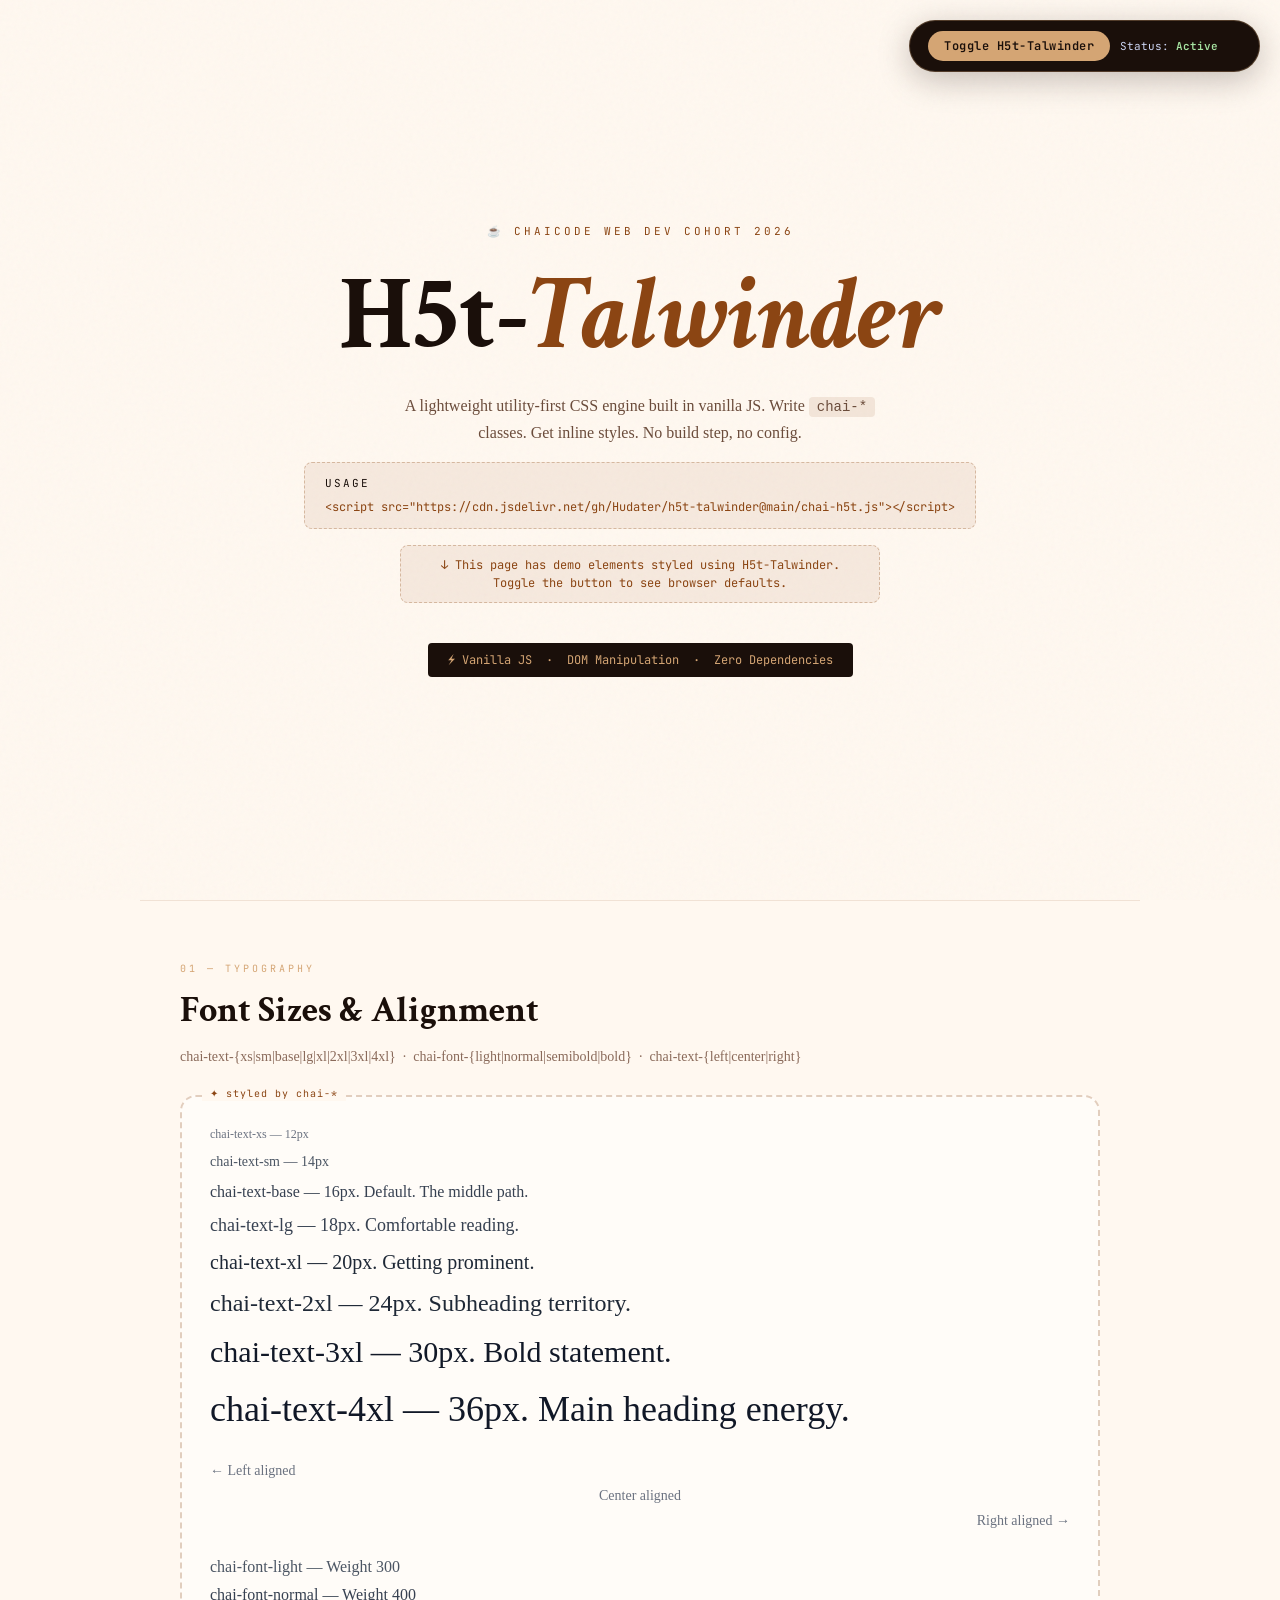
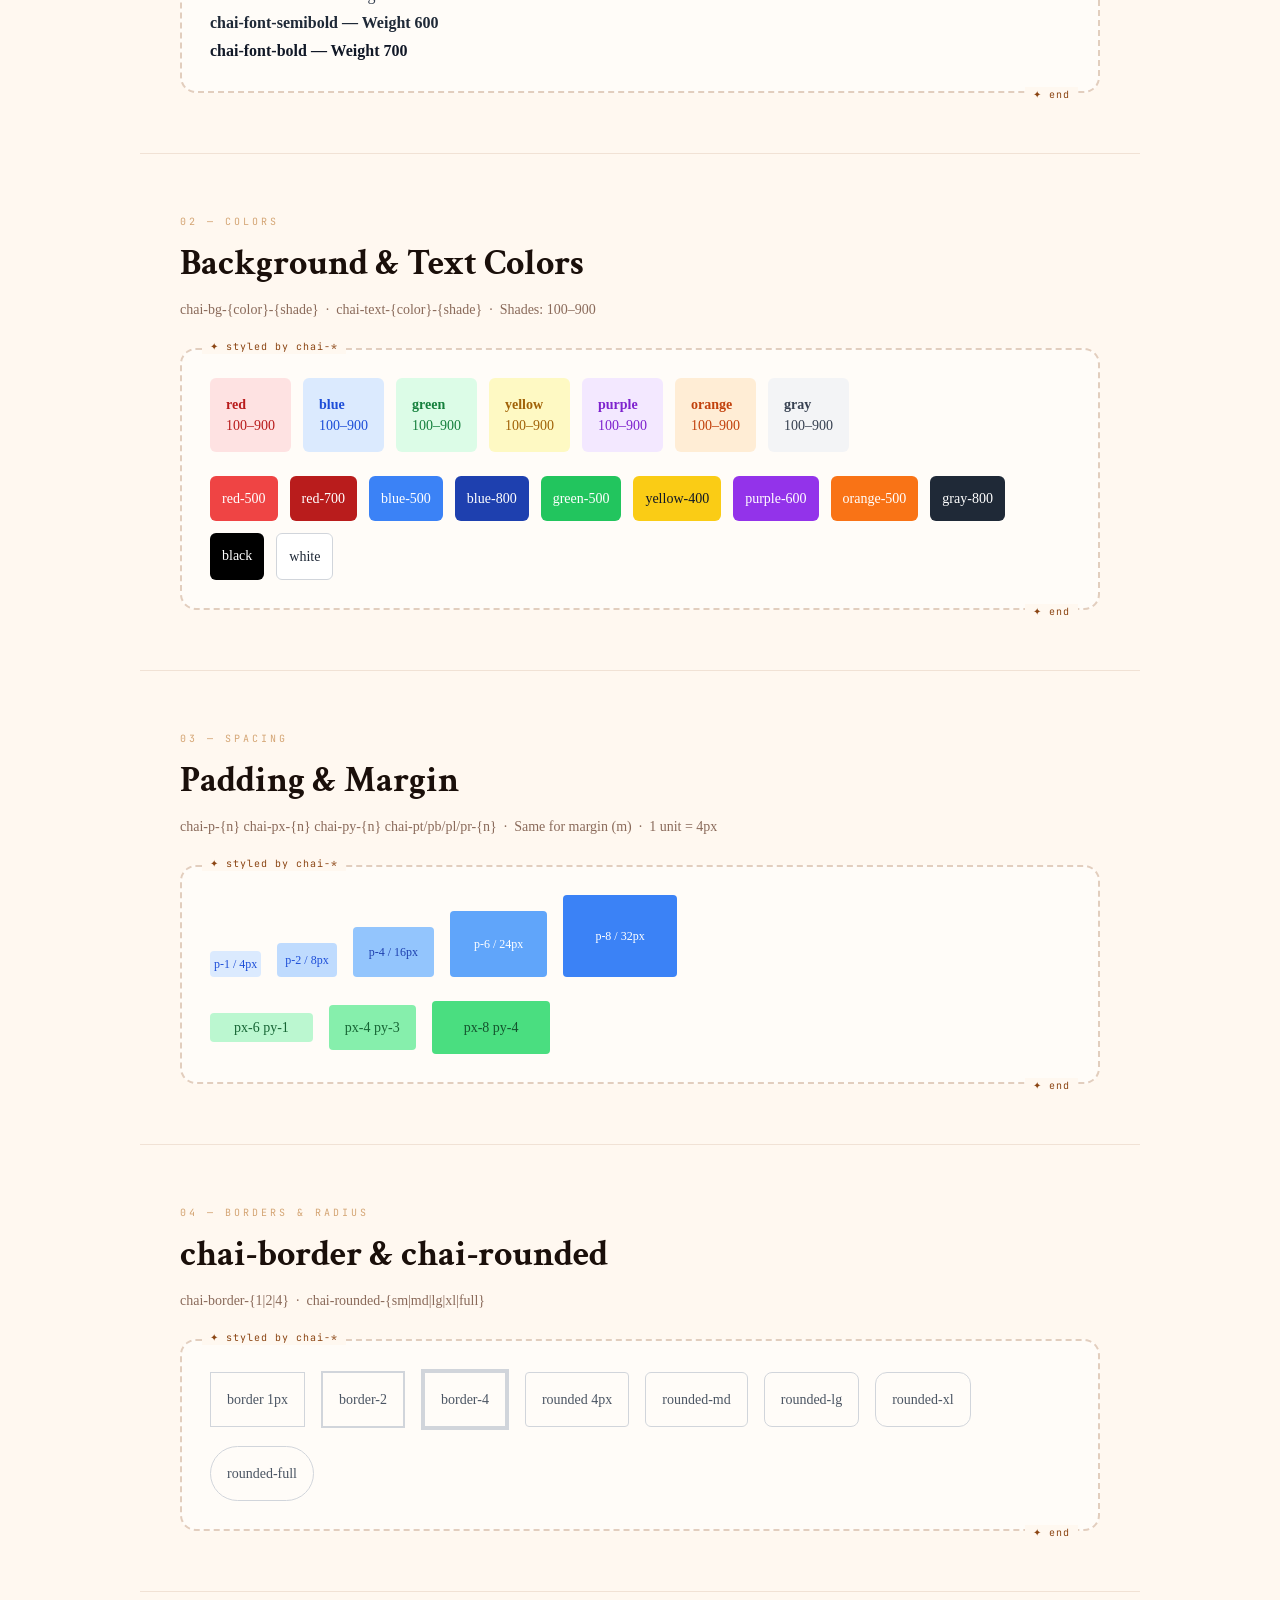
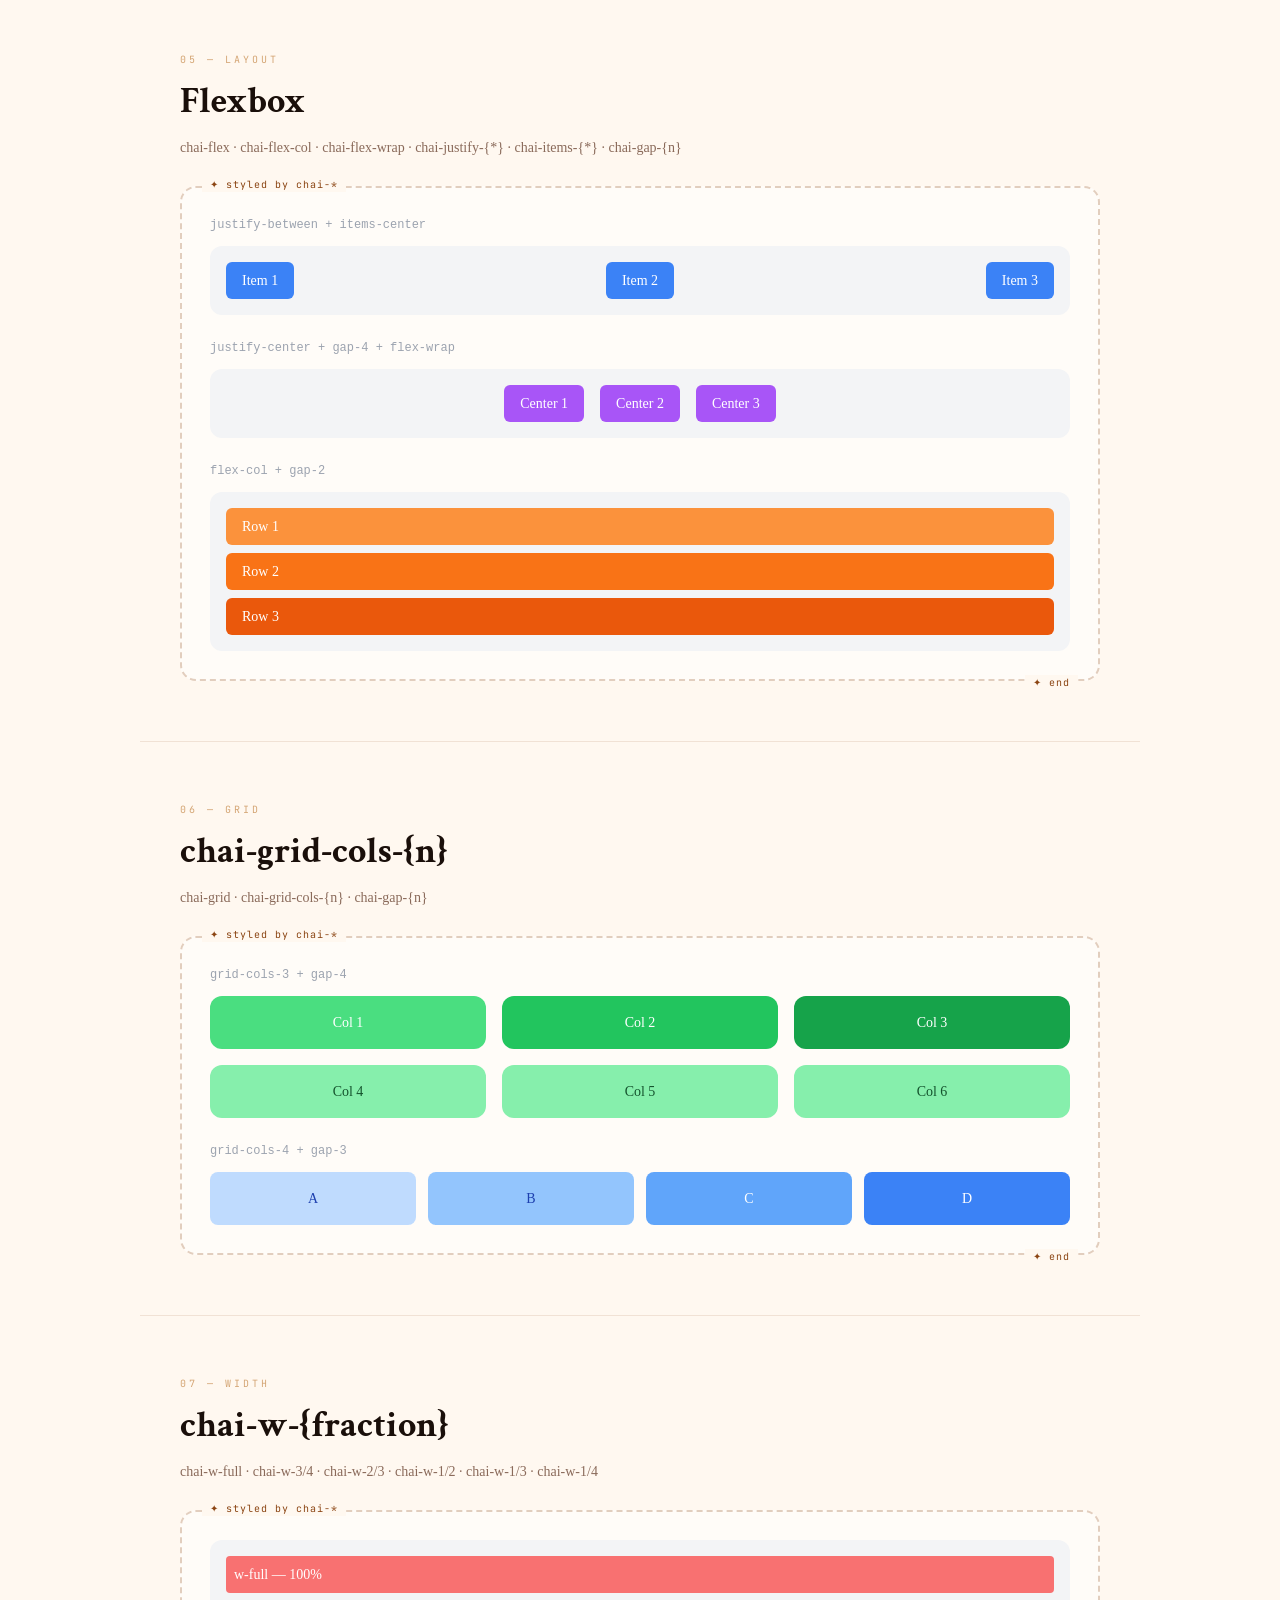
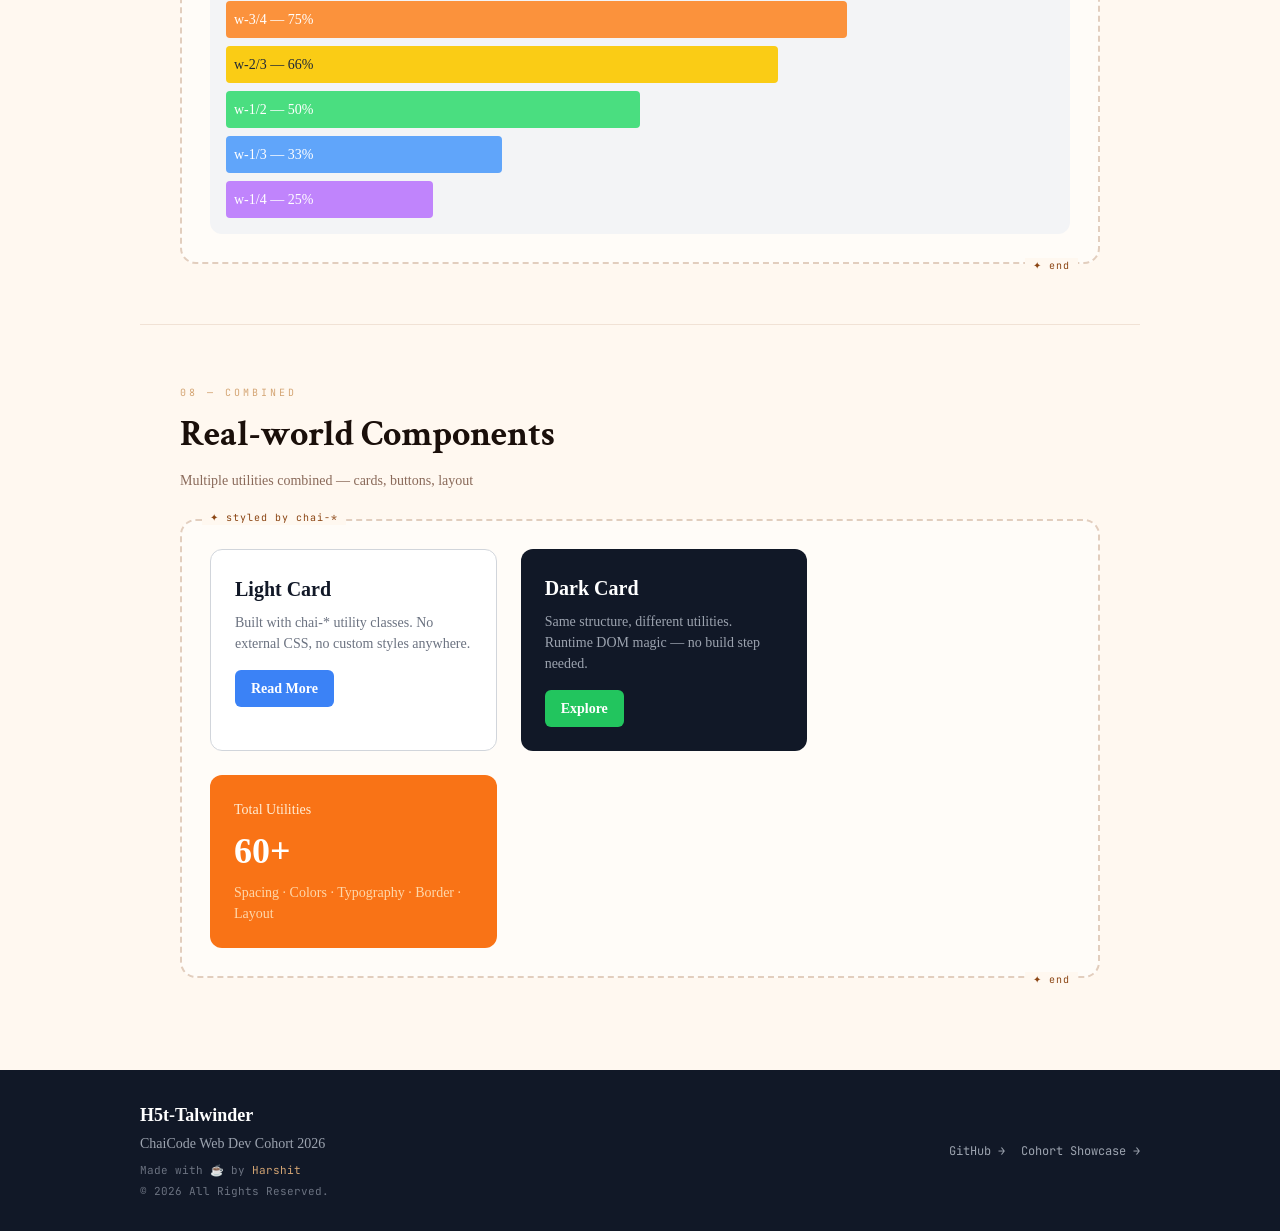
<file: index.html>
<!DOCTYPE html>
<html lang="en">

<head>
  <meta charset="UTF-8" />
  <meta name="viewport" content="width=device-width, initial-scale=1.0" />
  <title>H5t-Talwinder — Utility CSS Engine</title>
  <link rel="shortcut icon"
    href="https://res.cloudinary.com/djsasyvfl/image/upload/v1770630125/cropped-hudater-doge_yhzja1.png"
    type="image/x-icon">
  <link rel="preconnect" href="https://fonts.googleapis.com">
  <link rel="preconnect" href="https://fonts.gstatic.com" crossorigin>
  <link
    href="https://fonts.googleapis.com/css2?family=Crimson+Text:ital,wght@0,400;0,600;0,700;1,400;1,600;1,700&family=Inter:wght@300;400;500;600;700&family=JetBrains+Mono:wght@400;600&display=swap"
    rel="stylesheet">
  <link rel="stylesheet" href="style.css">
</head>

<body>

  <!-- Toggle -->
  <div class="talwinder-toggle">
    <button onclick="toggleTalwinder()">Toggle H5t-Talwinder</button>
    <p>Status: <span id="h5t-talvinder-status">Active</span></p>
  </div>

  <!-- HERO -->
  <div class="hero">
    <p class="hero-eyebrow">☕ ChaiCode Web Dev Cohort 2026</p>
    <h1 class="hero-title">H5t-<span>Talwinder</span></h1>
    <p class="hero-sub">A lightweight utility-first CSS engine built in vanilla JS. Write <code
        style="font-family:'Fira Code',monospace;background:rgba(139,69,19,0.1);padding:2px 8px;border-radius:4px;font-size:14px;">chai-*</code>
      classes. Get inline styles. No build step, no config.</p>

    <div class="hero-usage">
      <p class="hero-usage-label">Usage</p>
      <code class="hero-usage-code">
        &lt;script src="https://cdn.jsdelivr.net/gh/Hudater/h5t-talwinder@main/chai-h5t.js"&gt;&lt;/script&gt;
      </code>
    </div>

    <p class="hero-note">↓ This page has demo elements styled using H5t-Talwinder. Toggle the button to see browser
      defaults.</p>
    <div class="hero-badge">⚡ Vanilla JS &nbsp;·&nbsp; DOM Manipulation &nbsp;·&nbsp; Zero Dependencies</div>
  </div>

  <!-- 01 TYPOGRAPHY -->
  <div class="demo-section">
    <p class="section-label">01 — Typography</p>
    <h2 class="section-title">Font Sizes & Alignment</h2>
    <p class="section-desc">chai-text-{xs|sm|base|lg|xl|2xl|3xl|4xl} &nbsp;·&nbsp;
      chai-font-{light|normal|semibold|bold} &nbsp;·&nbsp; chai-text-{left|center|right}</p>

    <div class="demo-zone">
      <p class="chai-text-xs chai-text-gray-500 chai-mb-2">chai-text-xs — 12px</p>
      <p class="chai-text-sm chai-text-gray-600 chai-mb-2">chai-text-sm — 14px</p>
      <p class="chai-text-base chai-text-gray-700 chai-mb-2">chai-text-base — 16px. Default. The middle path.</p>
      <p class="chai-text-lg chai-text-gray-700 chai-mb-2">chai-text-lg — 18px. Comfortable reading.</p>
      <p class="chai-text-xl chai-text-gray-800 chai-mb-2">chai-text-xl — 20px. Getting prominent.</p>
      <p class="chai-text-2xl chai-text-gray-800 chai-mb-2">chai-text-2xl — 24px. Subheading territory.</p>
      <p class="chai-text-3xl chai-text-gray-900 chai-mb-2">chai-text-3xl — 30px. Bold statement.</p>
      <p class="chai-text-4xl chai-text-gray-900 chai-mb-6">chai-text-4xl — 36px. Main heading energy.</p>

      <p class="chai-text-left chai-text-sm chai-text-gray-500 chai-mb-1">← Left aligned</p>
      <p class="chai-text-center chai-text-sm chai-text-gray-500 chai-mb-1">Center aligned</p>
      <p class="chai-text-right chai-text-sm chai-text-gray-500 chai-mb-6">Right aligned →</p>

      <p class="chai-font-light chai-text-base chai-text-gray-600 chai-mb-1">chai-font-light — Weight 300</p>
      <p class="chai-font-normal chai-text-base chai-text-gray-700 chai-mb-1">chai-font-normal — Weight 400</p>
      <p class="chai-font-semibold chai-text-base chai-text-gray-800 chai-mb-1">chai-font-semibold — Weight 600</p>
      <p class="chai-font-bold chai-text-base chai-text-gray-900">chai-font-bold — Weight 700</p>
    </div>
  </div>

  <!-- 02 COLORS -->
  <div class="demo-section">
    <p class="section-label">02 — Colors</p>
    <h2 class="section-title">Background & Text Colors</h2>
    <p class="section-desc">chai-bg-{color}-{shade} &nbsp;·&nbsp; chai-text-{color}-{shade} &nbsp;·&nbsp; Shades:
      100–900</p>

    <div class="demo-zone">
      <div class="chai-flex chai-gap-3 chai-flex-wrap chai-mb-6">
        <div class="chai-bg-red-100 chai-text-red-700 chai-p-4 chai-rounded-md chai-text-sm"><span
            class="chai-font-semibold">red</span><br>100–900</div>
        <div class="chai-bg-blue-100 chai-text-blue-700 chai-p-4 chai-rounded-md chai-text-sm"><span
            class="chai-font-semibold">blue</span><br>100–900</div>
        <div class="chai-bg-green-100 chai-text-green-700 chai-p-4 chai-rounded-md chai-text-sm"><span
            class="chai-font-semibold">green</span><br>100–900</div>
        <div class="chai-bg-yellow-100 chai-text-yellow-700 chai-p-4 chai-rounded-md chai-text-sm"><span
            class="chai-font-semibold">yellow</span><br>100–900</div>
        <div class="chai-bg-purple-100 chai-text-purple-700 chai-p-4 chai-rounded-md chai-text-sm"><span
            class="chai-font-semibold">purple</span><br>100–900</div>
        <div class="chai-bg-orange-100 chai-text-orange-700 chai-p-4 chai-rounded-md chai-text-sm"><span
            class="chai-font-semibold">orange</span><br>100–900</div>
        <div class="chai-bg-gray-100 chai-text-gray-700 chai-p-4 chai-rounded-md chai-text-sm"><span
            class="chai-font-semibold">gray</span><br>100–900</div>
      </div>

      <div class="chai-flex chai-gap-3 chai-flex-wrap">
        <div class="chai-bg-red-500 chai-text-white chai-p-3 chai-rounded-md chai-text-sm">red-500</div>
        <div class="chai-bg-red-700 chai-text-white chai-p-3 chai-rounded-md chai-text-sm">red-700</div>
        <div class="chai-bg-blue-500 chai-text-white chai-p-3 chai-rounded-md chai-text-sm">blue-500</div>
        <div class="chai-bg-blue-800 chai-text-white chai-p-3 chai-rounded-md chai-text-sm">blue-800</div>
        <div class="chai-bg-green-500 chai-text-white chai-p-3 chai-rounded-md chai-text-sm">green-500</div>
        <div class="chai-bg-yellow-400 chai-text-gray-900 chai-p-3 chai-rounded-md chai-text-sm">yellow-400</div>
        <div class="chai-bg-purple-600 chai-text-white chai-p-3 chai-rounded-md chai-text-sm">purple-600</div>
        <div class="chai-bg-orange-500 chai-text-white chai-p-3 chai-rounded-md chai-text-sm">orange-500</div>
        <div class="chai-bg-gray-800 chai-text-white chai-p-3 chai-rounded-md chai-text-sm">gray-800</div>
        <div class="chai-bg-black chai-text-white chai-p-3 chai-rounded-md chai-text-sm">black</div>
        <div class="chai-bg-white chai-text-gray-800 chai-p-3 chai-rounded-md chai-text-sm chai-border">white</div>
      </div>
    </div>
  </div>

  <!-- 03 SPACING -->
  <div class="demo-section">
    <p class="section-label">03 — Spacing</p>
    <h2 class="section-title">Padding & Margin</h2>
    <p class="section-desc">chai-p-{n} chai-px-{n} chai-py-{n} chai-pt/pb/pl/pr-{n} &nbsp;·&nbsp; Same for margin (m)
      &nbsp;·&nbsp; 1 unit = 4px</p>

    <div class="demo-zone">
      <div class="chai-flex chai-gap-4 chai-flex-wrap chai-items-end chai-mb-6">
        <div class="chai-bg-blue-100 chai-p-1 chai-text-blue-700 chai-text-xs chai-rounded">p-1 / 4px</div>
        <div class="chai-bg-blue-200 chai-p-2 chai-text-blue-700 chai-text-xs chai-rounded">p-2 / 8px</div>
        <div class="chai-bg-blue-300 chai-p-4 chai-text-blue-800 chai-text-xs chai-rounded">p-4 / 16px</div>
        <div class="chai-bg-blue-400 chai-p-6 chai-text-white chai-text-xs chai-rounded">p-6 / 24px</div>
        <div class="chai-bg-blue-500 chai-p-8 chai-text-white chai-text-xs chai-rounded">p-8 / 32px</div>
      </div>

      <div class="chai-flex chai-gap-4 chai-flex-wrap chai-items-center">
        <div class="chai-bg-green-200 chai-px-6 chai-py-1 chai-rounded chai-text-sm chai-text-green-800">px-6 py-1</div>
        <div class="chai-bg-green-300 chai-px-4 chai-py-3 chai-rounded chai-text-sm chai-text-green-800">px-4 py-3</div>
        <div class="chai-bg-green-400 chai-px-8 chai-py-4 chai-rounded chai-text-sm chai-text-green-900">px-8 py-4</div>
      </div>
    </div>
  </div>

  <!-- 04 BORDERS -->
  <div class="demo-section">
    <p class="section-label">04 — Borders & Radius</p>
    <h2 class="section-title">chai-border & chai-rounded</h2>
    <p class="section-desc">chai-border-{1|2|4} &nbsp;·&nbsp; chai-rounded-{sm|md|lg|xl|full}</p>

    <div class="demo-zone">
      <div class="chai-flex chai-gap-4 chai-flex-wrap chai-items-center">
        <div class="chai-border chai-p-4 chai-text-sm chai-text-gray-600">border 1px</div>
        <div class="chai-border-2 chai-p-4 chai-text-sm chai-text-gray-600">border-2</div>
        <div class="chai-border-4 chai-p-4 chai-text-sm chai-text-gray-600">border-4</div>
        <div class="chai-border chai-rounded chai-p-4 chai-text-sm chai-text-gray-600">rounded 4px</div>
        <div class="chai-border chai-rounded-md chai-p-4 chai-text-sm chai-text-gray-600">rounded-md</div>
        <div class="chai-border chai-rounded-lg chai-p-4 chai-text-sm chai-text-gray-600">rounded-lg</div>
        <div class="chai-border chai-rounded-xl chai-p-4 chai-text-sm chai-text-gray-600">rounded-xl</div>
        <div class="chai-border chai-rounded-full chai-p-4 chai-text-sm chai-text-gray-600">rounded-full</div>
      </div>
    </div>
  </div>

  <!-- 05 FLEX -->
  <div class="demo-section">
    <p class="section-label">05 — Layout</p>
    <h2 class="section-title">Flexbox</h2>
    <p class="section-desc">chai-flex · chai-flex-col · chai-flex-wrap · chai-justify-{*} · chai-items-{*} ·
      chai-gap-{n}</p>

    <div class="demo-zone">
      <p class="chai-text-xs chai-text-gray-400 chai-mb-3" style="font-family:'Fira Code',monospace;">justify-between +
        items-center</p>
      <div class="chai-flex chai-justify-between chai-items-center chai-bg-gray-100 chai-p-4 chai-rounded-xl chai-mb-6">
        <div class="chai-bg-blue-500 chai-text-white chai-px-4 chai-py-2 chai-rounded-md chai-text-sm">Item 1</div>
        <div class="chai-bg-blue-500 chai-text-white chai-px-4 chai-py-2 chai-rounded-md chai-text-sm">Item 2</div>
        <div class="chai-bg-blue-500 chai-text-white chai-px-4 chai-py-2 chai-rounded-md chai-text-sm">Item 3</div>
      </div>

      <p class="chai-text-xs chai-text-gray-400 chai-mb-3" style="font-family:'Fira Code',monospace;">justify-center +
        gap-4 + flex-wrap</p>
      <div
        class="chai-flex chai-justify-center chai-gap-4 chai-flex-wrap chai-bg-gray-100 chai-p-4 chai-rounded-xl chai-mb-6">
        <div class="chai-bg-purple-500 chai-text-white chai-px-4 chai-py-2 chai-rounded-md chai-text-sm">Center 1</div>
        <div class="chai-bg-purple-500 chai-text-white chai-px-4 chai-py-2 chai-rounded-md chai-text-sm">Center 2</div>
        <div class="chai-bg-purple-500 chai-text-white chai-px-4 chai-py-2 chai-rounded-md chai-text-sm">Center 3</div>
      </div>

      <p class="chai-text-xs chai-text-gray-400 chai-mb-3" style="font-family:'Fira Code',monospace;">flex-col + gap-2
      </p>
      <div class="chai-flex chai-flex-col chai-gap-2 chai-bg-gray-100 chai-p-4 chai-rounded-xl">
        <div class="chai-bg-orange-400 chai-text-white chai-px-4 chai-py-2 chai-rounded-md chai-text-sm">Row 1</div>
        <div class="chai-bg-orange-500 chai-text-white chai-px-4 chai-py-2 chai-rounded-md chai-text-sm">Row 2</div>
        <div class="chai-bg-orange-600 chai-text-white chai-px-4 chai-py-2 chai-rounded-md chai-text-sm">Row 3</div>
      </div>
    </div>
  </div>

  <!-- 06 GRID -->
  <div class="demo-section">
    <p class="section-label">06 — Grid</p>
    <h2 class="section-title">chai-grid-cols-{n}</h2>
    <p class="section-desc">chai-grid · chai-grid-cols-{n} · chai-gap-{n}</p>

    <div class="demo-zone">
      <p class="chai-text-xs chai-text-gray-400 chai-mb-3" style="font-family:'Fira Code',monospace;">grid-cols-3 +
        gap-4</p>
      <div class="chai-grid chai-grid-cols-3 chai-gap-4 chai-mb-6">
        <div class="chai-bg-green-400 chai-text-white chai-p-4 chai-rounded-xl chai-text-center chai-text-sm">Col 1
        </div>
        <div class="chai-bg-green-500 chai-text-white chai-p-4 chai-rounded-xl chai-text-center chai-text-sm">Col 2
        </div>
        <div class="chai-bg-green-600 chai-text-white chai-p-4 chai-rounded-xl chai-text-center chai-text-sm">Col 3
        </div>
        <div class="chai-bg-green-300 chai-text-green-900 chai-p-4 chai-rounded-xl chai-text-center chai-text-sm">Col 4
        </div>
        <div class="chai-bg-green-300 chai-text-green-900 chai-p-4 chai-rounded-xl chai-text-center chai-text-sm">Col 5
        </div>
        <div class="chai-bg-green-300 chai-text-green-900 chai-p-4 chai-rounded-xl chai-text-center chai-text-sm">Col 6
        </div>
      </div>

      <p class="chai-text-xs chai-text-gray-400 chai-mb-3" style="font-family:'Fira Code',monospace;">grid-cols-4 +
        gap-3</p>
      <div class="chai-grid chai-grid-cols-4 chai-gap-3">
        <div class="chai-bg-blue-200 chai-p-4 chai-rounded-lg chai-text-center chai-text-sm chai-text-blue-800">A</div>
        <div class="chai-bg-blue-300 chai-p-4 chai-rounded-lg chai-text-center chai-text-sm chai-text-blue-800">B</div>
        <div class="chai-bg-blue-400 chai-p-4 chai-rounded-lg chai-text-center chai-text-sm chai-text-white">C</div>
        <div class="chai-bg-blue-500 chai-p-4 chai-rounded-lg chai-text-center chai-text-sm chai-text-white">D</div>
      </div>
    </div>
  </div>

  <!-- 07 WIDTH -->
  <div class="demo-section">
    <p class="section-label">07 — Width</p>
    <h2 class="section-title">chai-w-{fraction}</h2>
    <p class="section-desc">chai-w-full · chai-w-3/4 · chai-w-2/3 · chai-w-1/2 · chai-w-1/3 · chai-w-1/4</p>

    <div class="demo-zone">
      <div class="chai-bg-gray-100 chai-p-4 chai-rounded-xl">
        <div class="chai-w-full chai-bg-red-400 chai-text-white chai-p-2 chai-mb-2 chai-rounded chai-text-sm">w-full —
          100%</div>
        <div class="chai-w-3/4 chai-bg-orange-400 chai-text-white chai-p-2 chai-mb-2 chai-rounded chai-text-sm">w-3/4 —
          75%</div>
        <div class="chai-w-2/3 chai-bg-yellow-400 chai-text-gray-800 chai-p-2 chai-mb-2 chai-rounded chai-text-sm">w-2/3
          — 66%</div>
        <div class="chai-w-1/2 chai-bg-green-400 chai-text-white chai-p-2 chai-mb-2 chai-rounded chai-text-sm">w-1/2 —
          50%</div>
        <div class="chai-w-1/3 chai-bg-blue-400 chai-text-white chai-p-2 chai-mb-2 chai-rounded chai-text-sm">w-1/3 —
          33%</div>
        <div class="chai-w-1/4 chai-bg-purple-400 chai-text-white chai-p-2 chai-rounded chai-text-sm">w-1/4 — 25%</div>
      </div>
    </div>
  </div>

  <!-- 08 COMBINED -->
  <div class="demo-section">
    <p class="section-label">08 — Combined</p>
    <h2 class="section-title">Real-world Components</h2>
    <p class="section-desc">Multiple utilities combined — cards, buttons, layout</p>

    <div class="demo-zone">
      <div class="chai-flex chai-gap-6 chai-flex-wrap">

        <div class="chai-bg-white chai-border chai-rounded-xl chai-p-6 chai-w-1/3">
          <p class="chai-text-xl chai-font-bold chai-text-gray-900 chai-mb-2">Light Card</p>
          <p class="chai-text-sm chai-text-gray-500 chai-mb-4">Built with chai-* utility classes. No external CSS, no
            custom styles anywhere.</p>
          <button
            class="chai-bg-blue-500 chai-text-white chai-px-4 chai-py-2 chai-rounded-md chai-text-sm chai-font-semibold">Read
            More</button>
        </div>

        <div class="chai-bg-gray-900 chai-rounded-xl chai-p-6 chai-w-1/3">
          <p class="chai-text-xl chai-font-bold chai-text-white chai-mb-2">Dark Card</p>
          <p class="chai-text-sm chai-text-gray-400 chai-mb-4">Same structure, different utilities. Runtime DOM magic —
            no build step needed.</p>
          <button
            class="chai-bg-green-500 chai-text-white chai-px-4 chai-py-2 chai-rounded-md chai-text-sm chai-font-semibold">Explore</button>
        </div>

        <div class="chai-bg-orange-500 chai-rounded-xl chai-p-6 chai-w-1/3">
          <p class="chai-text-sm chai-text-orange-100 chai-mb-1">Total Utilities</p>
          <p class="chai-text-4xl chai-font-bold chai-text-white chai-mb-1">60+</p>
          <p class="chai-text-sm chai-text-orange-200">Spacing · Colors · Typography · Border · Layout</p>
        </div>

      </div>
    </div>
  </div>

  <!-- FOOTER -->
  <div class="chai-bg-gray-900 chai-p-8 chai-mt-8">
    <div class="footer-inner">
      <div>
        <p class="chai-text-lg chai-font-bold chai-text-white chai-mb-1">H5t-Talwinder</p>
        <p class="chai-text-sm chai-text-gray-400 chai-mb-2">ChaiCode Web Dev Cohort 2026</p>
        <p class="footer-copy">Made with ☕ by <a href="https://hudater.dev">Harshit</a></p>
        <p class="footer-copy">&copy;
          <script>document.write(new Date().getFullYear());</script> All Rights Reserved.
        </p>
      </div>
      <div class="footer-links">
        <a href="https://github.com/Hudater/h5t-talwinder">GitHub →</a>
        <a href="https://cohort.hudater.dev">Cohort Showcase →</a>
      </div>
    </div>
  </div>

  <script src="chai-h5t.js"></script>
</body>

</html>
</file>
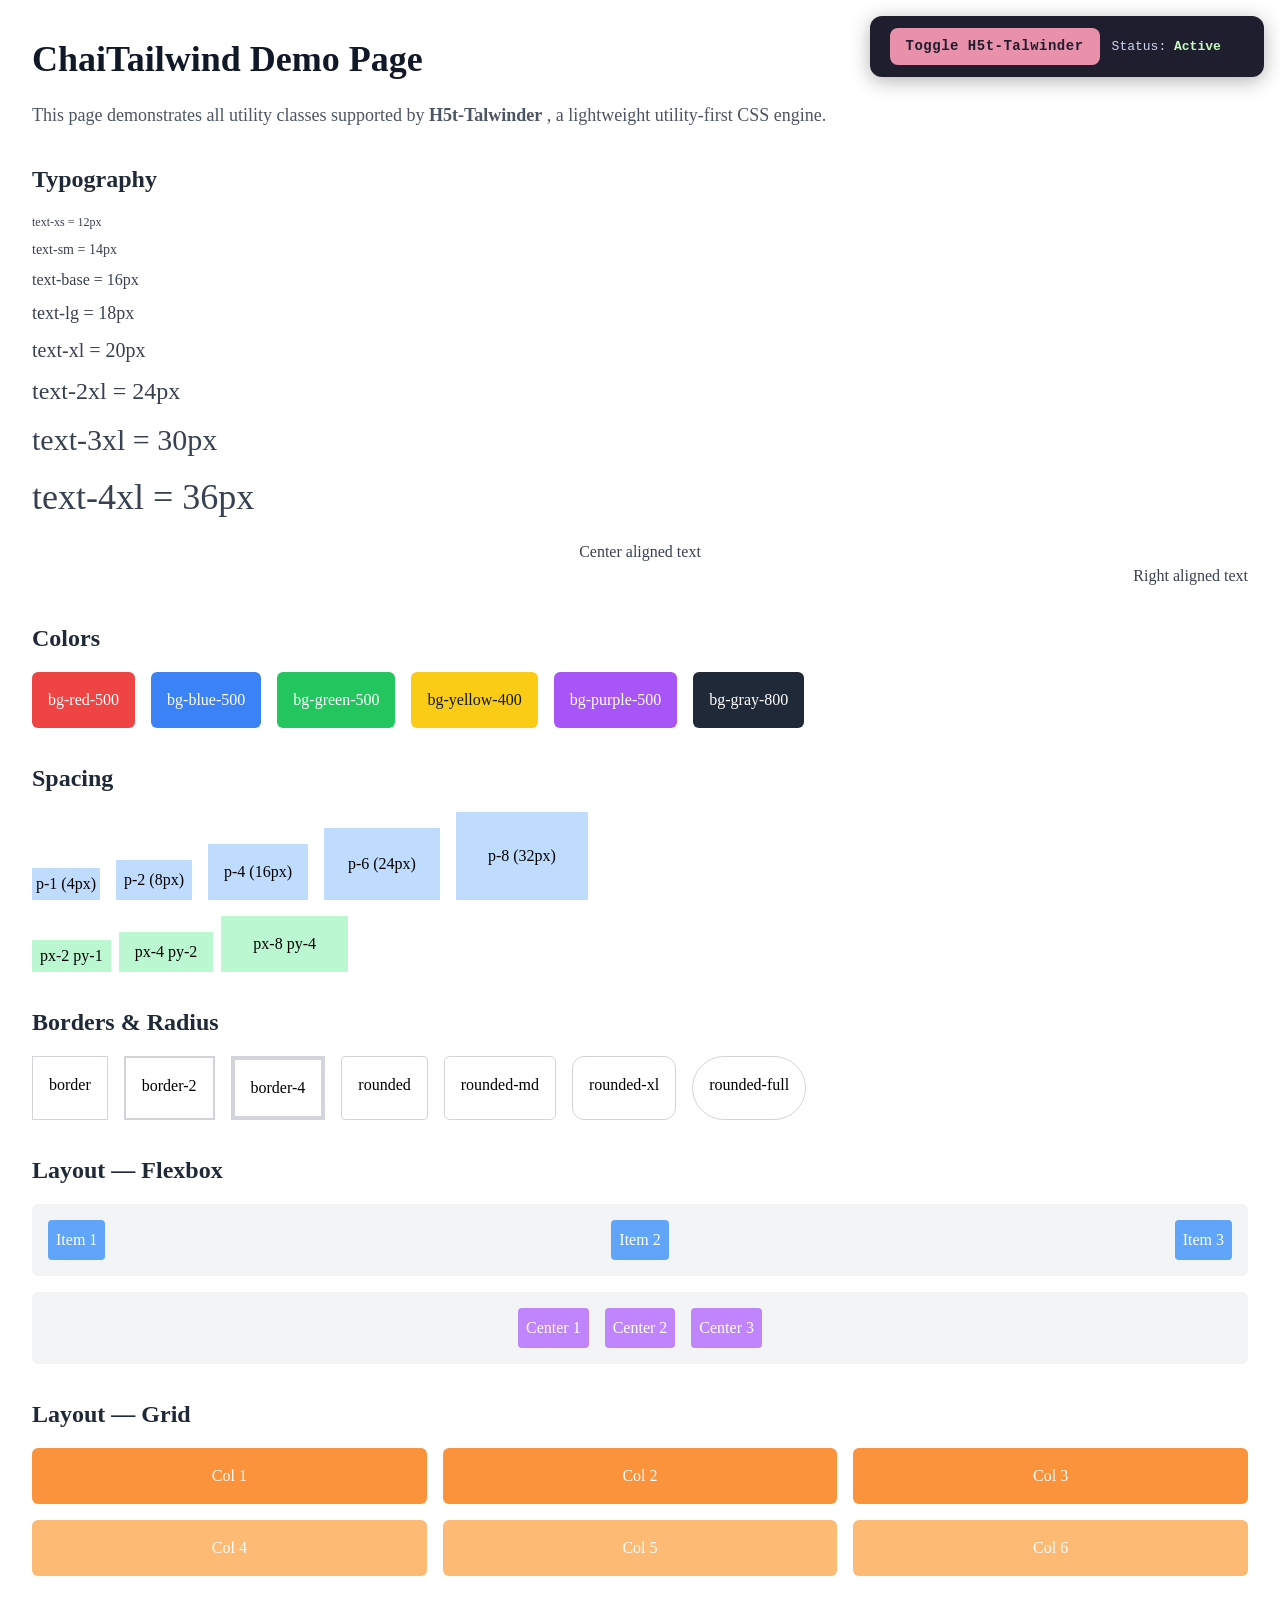
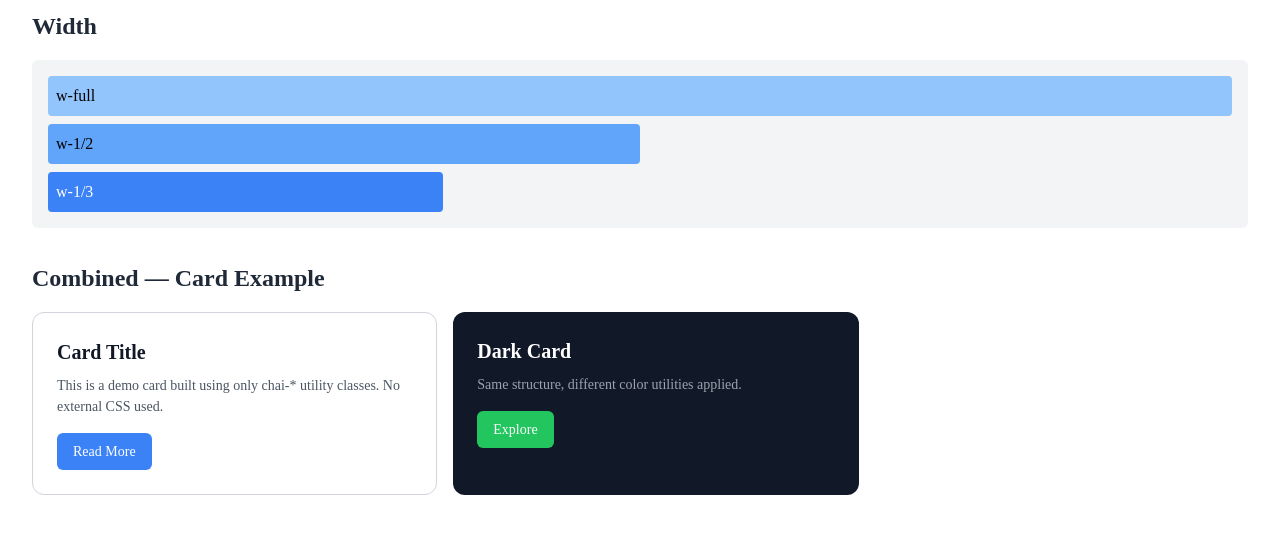
<file: old.html>
<!DOCTYPE html>
<html lang="en">

<head>
  <meta charset="UTF-8" />
  <meta name="viewport" content="width=device-width, initial-scale=1.0" />
  <!-- <link rel="stylesheet" href="css-reset.css"> -->
  <title>ChaiTailwind Demo</title>
</head>

<body>
  <div
    style="position: fixed; border: none; top: 16px; right: 16px; z-index: 9999; background-color: #1e1e2e; padding: 12px 20px; border-radius: 12px; display: flex; align-items: center; gap: 12px; box-shadow: 0 4px 20px rgba(0,0,0,0.3);">
    <button onclick="toggleTalwinder()"
      style="background-color: #e991aa; color: #1e1e2e; border: none; padding: 8px 16px; border-radius: 8px; font-size: 14px; font-weight: 700; cursor: pointer; font-family: monospace; letter-spacing: 0.5px;">
      Toggle H5t-Talwinder
    </button>

    <p style="color: #cdd6f4; line-height: 1; white-space: nowrap; font-size: 13px; font-family: monospace; margin: 0;">
      Status: <span id="h5t-talvinder-status"
        style="display: inline-block;white-space: nowrap; width: 70px; color: #c6fabe; font-weight: 700;"></span>
    </p>
  </div>
  <!-- ===================== TYPOGRAPHY ===================== -->
  <div class="chai-p-8">

    <h1 class="chai-text-4xl chai-font-bold chai-text-gray-900 chai-mb-4">
      ChaiTailwind Demo Page
    </h1>

    <p class="chai-text-lg chai-text-gray-600 chai-mb-8">
      This page demonstrates all utility classes supported by <strong>H5t-Talwinder</strong> , a lightweight
      utility-first CSS
      engine.
    </p>

    <!-- ===================== HEADINGS ===================== -->
    <section class="chai-mb-8">
      <h2 class="chai-text-2xl chai-font-bold chai-text-gray-800 chai-mb-4">Typography</h2>

      <p class="chai-text-xs chai-text-gray-700 chai-mb-2">text-xs = 12px</p>
      <p class="chai-text-sm chai-text-gray-700 chai-mb-2">text-sm = 14px</p>
      <p class="chai-text-base chai-text-gray-700 chai-mb-2">text-base = 16px</p>
      <p class="chai-text-lg chai-text-gray-700 chai-mb-2">text-lg = 18px</p>
      <p class="chai-text-xl chai-text-gray-700 chai-mb-2">text-xl = 20px</p>
      <p class="chai-text-2xl chai-text-gray-700 chai-mb-2">text-2xl = 24px</p>
      <p class="chai-text-3xl chai-text-gray-700 chai-mb-2">text-3xl = 30px</p>
      <p class="chai-text-4xl chai-text-gray-700 chai-mb-2">text-4xl = 36px</p>

      <p class="chai-text-center chai-text-base chai-text-gray-700 chai-mt-4">Center aligned text</p>
      <p class="chai-text-right chai-text-base chai-text-gray-700">Right aligned text</p>
    </section>

    <!-- ===================== COLORS ===================== -->
    <section class="chai-mb-8">
      <h2 class="chai-text-2xl chai-font-bold chai-text-gray-800 chai-mb-4">Colors</h2>

      <div class="chai-flex chai-gap-4 chai-flex-wrap">
        <div class="chai-bg-red-500 chai-text-white chai-p-4 chai-rounded-md">bg-red-500</div>
        <div class="chai-bg-blue-500 chai-text-white chai-p-4 chai-rounded-md">bg-blue-500</div>
        <div class="chai-bg-green-500 chai-text-white chai-p-4 chai-rounded-md">bg-green-500</div>
        <div class="chai-bg-yellow-400 chai-text-gray-900 chai-p-4 chai-rounded-md">bg-yellow-400</div>
        <div class="chai-bg-purple-500 chai-text-white chai-p-4 chai-rounded-md">bg-purple-500</div>
        <div class="chai-bg-gray-800 chai-text-white chai-p-4 chai-rounded-md">bg-gray-800</div>
      </div>
    </section>

    <!-- ===================== SPACING ===================== -->
    <section class="chai-mb-8">
      <h2 class="chai-text-2xl chai-font-bold chai-text-gray-800 chai-mb-4">Spacing</h2>

      <div class="chai-flex chai-gap-4 chai-flex-wrap chai-items-end">
        <div class="chai-bg-blue-200 chai-p-1">p-1 (4px)</div>
        <div class="chai-bg-blue-200 chai-p-2">p-2 (8px)</div>
        <div class="chai-bg-blue-200 chai-p-4">p-4 (16px)</div>
        <div class="chai-bg-blue-200 chai-p-6">p-6 (24px)</div>
        <div class="chai-bg-blue-200 chai-p-8">p-8 (32px)</div>
      </div>

      <div class="chai-mt-4 chai-flex chai-gap-2 chai-flex-wrap chai-items-end">
        <div class="chai-bg-green-200 chai-px-2 chai-py-1">px-2 py-1</div>
        <div class="chai-bg-green-200 chai-px-4 chai-py-2">px-4 py-2</div>
        <div class="chai-bg-green-200 chai-px-8 chai-py-4">px-8 py-4</div>
      </div>
    </section>

    <!-- ===================== BORDERS ===================== -->
    <section class="chai-mb-8">
      <h2 class="chai-text-2xl chai-font-bold chai-text-gray-800 chai-mb-4">Borders & Radius</h2>

      <div class="chai-flex chai-gap-4 chai-flex-wrap">
        <div class="chai-border chai-p-4">border</div>
        <div class="chai-border-2 chai-p-4">border-2</div>
        <div class="chai-border-4 chai-p-4">border-4</div>
        <div class="chai-border chai-rounded chai-p-4">rounded</div>
        <div class="chai-border chai-rounded-md chai-p-4">rounded-md</div>
        <div class="chai-border chai-rounded-xl chai-p-4">rounded-xl</div>
        <div class="chai-border chai-rounded-full chai-p-4">rounded-full</div>
      </div>
    </section>

    <!-- ===================== LAYOUT — FLEX ===================== -->
    <section class="chai-mb-8">
      <h2 class="chai-text-2xl chai-font-bold chai-text-gray-800 chai-mb-4">Layout — Flexbox</h2>

      <div class="chai-flex chai-justify-between chai-items-center chai-bg-gray-100 chai-p-4 chai-rounded-md chai-mb-4">
        <div class="chai-bg-blue-400 chai-text-white chai-p-2 chai-rounded">Item 1</div>
        <div class="chai-bg-blue-400 chai-text-white chai-p-2 chai-rounded">Item 2</div>
        <div class="chai-bg-blue-400 chai-text-white chai-p-2 chai-rounded">Item 3</div>
      </div>

      <div class="chai-flex chai-justify-center chai-gap-4 chai-bg-gray-100 chai-p-4 chai-rounded-md">
        <div class="chai-bg-purple-400 chai-text-white chai-p-2 chai-rounded">Center 1</div>
        <div class="chai-bg-purple-400 chai-text-white chai-p-2 chai-rounded">Center 2</div>
        <div class="chai-bg-purple-400 chai-text-white chai-p-2 chai-rounded">Center 3</div>
      </div>
    </section>

    <!-- ===================== LAYOUT — GRID ===================== -->
    <section class="chai-mb-8">
      <h2 class="chai-text-2xl chai-font-bold chai-text-gray-800 chai-mb-4">Layout — Grid</h2>

      <div class="chai-grid chai-grid-cols-3 chai-gap-4">
        <div class="chai-bg-orange-400 chai-text-white chai-p-4 chai-rounded-md chai-text-center">Col 1</div>
        <div class="chai-bg-orange-400 chai-text-white chai-p-4 chai-rounded-md chai-text-center">Col 2</div>
        <div class="chai-bg-orange-400 chai-text-white chai-p-4 chai-rounded-md chai-text-center">Col 3</div>
        <div class="chai-bg-orange-300 chai-text-white chai-p-4 chai-rounded-md chai-text-center">Col 4</div>
        <div class="chai-bg-orange-300 chai-text-white chai-p-4 chai-rounded-md chai-text-center">Col 5</div>
        <div class="chai-bg-orange-300 chai-text-white chai-p-4 chai-rounded-md chai-text-center">Col 6</div>
      </div>
    </section>

    <!-- ===================== WIDTH ===================== -->
    <section class="chai-mb-8">
      <h2 class="chai-text-2xl chai-font-bold chai-text-gray-800 chai-mb-4">Width</h2>

      <div class="chai-bg-gray-100 chai-p-4 chai-rounded-md">
        <div class="chai-w-full chai-bg-blue-300 chai-p-2 chai-mb-2 chai-rounded">w-full</div>
        <div class="chai-w-1/2 chai-bg-blue-400 chai-p-2 chai-mb-2 chai-rounded">w-1/2</div>
        <div class="chai-w-1/3 chai-bg-blue-500 chai-text-white chai-p-2 chai-rounded">w-1/3</div>
      </div>
    </section>

    <!-- ===================== COMBINED CARD ===================== -->
    <section class="chai-mb-8">
      <h2 class="chai-text-2xl chai-font-bold chai-text-gray-800 chai-mb-4">Combined — Card Example</h2>

      <div class="chai-flex chai-gap-4 chai-flex-wrap">

        <div class="chai-bg-white chai-border chai-rounded-xl chai-p-6 chai-w-1/3">
          <h3 class="chai-text-xl chai-font-bold chai-text-gray-900 chai-mb-2">Card Title</h3>
          <p class="chai-text-sm chai-text-gray-600 chai-mb-4">This is a demo card built using only chai-* utility
            classes. No external CSS used.</p>
          <button class="chai-bg-blue-500 chai-text-white chai-px-4 chai-py-2 chai-rounded-md chai-text-sm">Read
            More</button>
        </div>

        <div class="chai-bg-gray-900 chai-rounded-xl chai-p-6 chai-w-1/3">
          <h3 class="chai-text-xl chai-font-bold chai-text-white chai-mb-2">Dark Card</h3>
          <p class="chai-text-sm chai-text-gray-400 chai-mb-4">Same structure, different color utilities applied.</p>
          <button
            class="chai-bg-green-500 chai-text-white chai-px-4 chai-py-2 chai-rounded-md chai-text-sm">Explore</button>
        </div>

      </div>
    </section>

  </div>

  <script src="chai-h5t.js"></script>
</body>

</html>
</file>
<file: style.css>
:root {
    --chai-brown: #8B4513;
    --chai-cream: #FFF8F0;
    --chai-steam: #D4A574;
    --chai-dark: #1a0f0a;

    /* Font families */
    --font-serif: 'Crimson Text', serif;
    --font-mono: 'JetBrains Mono', monospace;
    --font-sans: 'Inter', sans-serif;
}

* {
    box-sizing: border-box;
}

body {
    background-color: var(--chai-cream);
    font-family: var(--font-sans);
    margin: 0;
    padding: 0;
}

body::before {
    content: '';
    position: fixed;
    inset: 0;
    background-image: url("data:image/svg+xml,%3Csvg viewBox='0 0 256 256' xmlns='http://www.w3.org/2000/svg'%3E%3Cfilter id='noise'%3E%3CfeTurbulence type='fractalNoise' baseFrequency='0.9' numOctaves='4' stitchTiles='stitch'/%3E%3C/filter%3E%3Crect width='100%25' height='100%25' filter='url(%23noise)' opacity='0.03'/%3E%3C/svg%3E");
    pointer-events: none;
    z-index: 0;
}

/* Toggle */
.talwinder-toggle {
    position: fixed;
    top: 20px;
    right: 20px;
    z-index: 9999;
    background: var(--chai-dark);
    padding: 10px 18px;
    border-radius: 50px;
    display: flex;
    align-items: center;
    gap: 10px;
    box-shadow: 0 8px 32px rgba(26, 15, 10, 0.25);
    border: 1px solid rgba(212, 165, 116, 0.3);
}

.talwinder-toggle button {
    background: var(--chai-steam);
    color: var(--chai-dark);
    border: none;
    padding: 6px 16px;
    border-radius: 50px;
    font-size: 12px;
    font-weight: 600;
    font-family: var(--font-mono);
    cursor: pointer;
    letter-spacing: 0.5px;
}

.talwinder-toggle p {
    color: #cdd6f4;
    font-size: 11px;
    font-family: var(--font-mono);
    margin: 0;
    white-space: nowrap;
    line-height: 1;
}

#h5t-talvinder-status {
    display: inline-block;
    width: 65px;
    color: #a6e3a1;
    font-weight: 600;
}

/* Hero */
.hero {
    min-height: 100vh;
    display: flex;
    flex-direction: column;
    align-items: center;
    justify-content: center;
    text-align: center;
    padding: 80px 40px;
}

.hero-eyebrow {
    font-family: var(--font-mono);
    font-size: 11px;
    letter-spacing: 3px;
    text-transform: uppercase;
    color: var(--chai-brown);
    margin-bottom: 24px;
    opacity: 0;
    animation: fadeUp 0.8s ease forwards 0.2s;
}

.hero-title {
    font-family: var(--font-serif);
    font-size: clamp(52px, 9vw, 104px);
    font-weight: 700;
    color: var(--chai-dark);
    line-height: 1;
    margin: 0 0 24px;
    opacity: 0;
    animation: fadeUp 0.8s ease forwards 0.4s;
}

.hero-title span {
    color: var(--chai-brown);
    font-style: italic;
}

.hero-sub {
    font-size: 16px;
    color: #6b4c3b;
    max-width: 520px;
    line-height: 1.7;
    margin: 0 auto 16px;
    font-weight: 300;
    opacity: 0;
    animation: fadeUp 0.8s ease forwards 0.6s;
}

.hero-note {
    font-family: var(--font-mono);
    font-size: 12px;
    color: var(--chai-brown);
    background: rgba(139, 69, 19, 0.08);
    border: 1px dashed rgba(139, 69, 19, 0.3);
    border-radius: 8px;
    padding: 10px 20px;
    max-width: 480px;
    margin: 0 auto 40px;
    opacity: 0;
    animation: fadeUp 0.8s ease forwards 0.7s;
}

.hero-badge {
    display: inline-flex;
    align-items: center;
    gap: 8px;
    background: var(--chai-dark);
    color: var(--chai-steam);
    font-family: var(--font-mono);
    font-size: 12px;
    padding: 8px 20px;
    border-radius: 4px;
    opacity: 0;
    animation: fadeUp 0.8s ease forwards 0.8s;
}

.hero-usage {
    font-family: var(--font-mono);
    color: var(--chai-brown);
    background: rgba(139, 69, 19, 0.08);
    border: 1px dashed rgba(139, 69, 19, 0.3);
    border-radius: 8px;
    padding: 12px 20px;
    max-width: 760px;
    margin: 0 auto 16px;

    opacity: 0;
    animation: fadeUp 0.8s ease forwards 0.65s;
    text-align: left;
}

.hero-usage-label {
    margin: 0 0 6px;
    font-size: 11px;
    letter-spacing: 2px;
    text-transform: uppercase;

    /* make the Usage title left-aligned and black-ish */
    text-align: left;
    color: var(--chai-dark);
}

/* optional but keeps the label visually consistent inside the box */
.hero-usage {
    font-family: var(--font-mono);
    color: var(--chai-brown);
    background: rgba(139, 69, 19, 0.08);
    border: 1px dashed rgba(139, 69, 19, 0.3);
    border-radius: 8px;
    padding: 12px 20px;
    max-width: 760px;
    margin: 0 auto 16px;

    opacity: 0;
    animation: fadeUp 0.8s ease forwards 0.65s;
    text-align: left;
}

.hero-usage-code {
    display: block;
    margin: 0;
    font-size: 12px;
    line-height: 1.5;

    white-space: normal;
    word-break: break-word;
}

/* Demo section wrapper */
.demo-section {
    max-width: 1000px;
    margin: 0 auto;
    padding: 60px 40px;
    border-top: 1px solid rgba(139, 69, 19, 0.12);
}

.section-label {
    font-family: var(--font-mono);
    font-size: 10px;
    letter-spacing: 3px;
    text-transform: uppercase;
    color: var(--chai-steam);
    margin-bottom: 8px;
}

.section-title {
    font-family: var(--font-serif);
    font-size: 36px;
    font-weight: 700;
    color: var(--chai-dark);
    margin: 0 0 8px;
}

.section-desc {
    font-size: 14px;
    color: #8a6a5a;
    margin: 0 0 28px;
    font-weight: 300;
}

/* Demo zone — distinctive border to show chai- styled area */
.demo-zone {
    border: 2px dashed rgba(139, 69, 19, 0.25);
    border-radius: 16px;
    padding: 28px;
    background: rgba(255, 255, 255, 0.5);
    position: relative;
}

.demo-zone::before {
    content: '✦ styled by chai-*';
    position: absolute;
    top: -11px;
    left: 20px;
    background: var(--chai-cream);
    color: var(--chai-brown);
    font-family: var(--font-mono);
    font-size: 10px;
    padding: 0 8px;
    letter-spacing: 1px;
}

.demo-zone::after {
    content: '✦ end';
    position: absolute;
    bottom: -11px;
    right: 20px;
    background: var(--chai-cream);
    color: var(--chai-brown);
    font-family: var(--font-mono);
    font-size: 10px;
    padding: 0 8px;
    letter-spacing: 1px;
}

@keyframes fadeUp {
    from {
        opacity: 0;
        transform: translateY(20px);
    }

    to {
        opacity: 1;
        transform: translateY(0);
    }
}

/* Footer */
.footer-inner {
    max-width: 1000px;
    margin: 0 auto;
    display: flex;
    justify-content: space-between;
    align-items: center;
    flex-wrap: wrap;
    gap: 16px;
}

.footer-links {
    display: flex;
    gap: 16px;
}

.footer-links a {
    text-decoration: none;
    font-family: var(--font-mono);
    font-size: 12px;
    color: #9ca3af;
    transition: color 0.2s;
}

.footer-links a:hover {
    color: #d4a574;
}

.footer-copy {
    font-family: var(--font-mono);
    font-size: 11px;
    color: #6b7280;
    margin: 4px 0 0;
}

.footer-copy a {
    color: var(--chai-steam);
    text-decoration: none;
}
</file>
